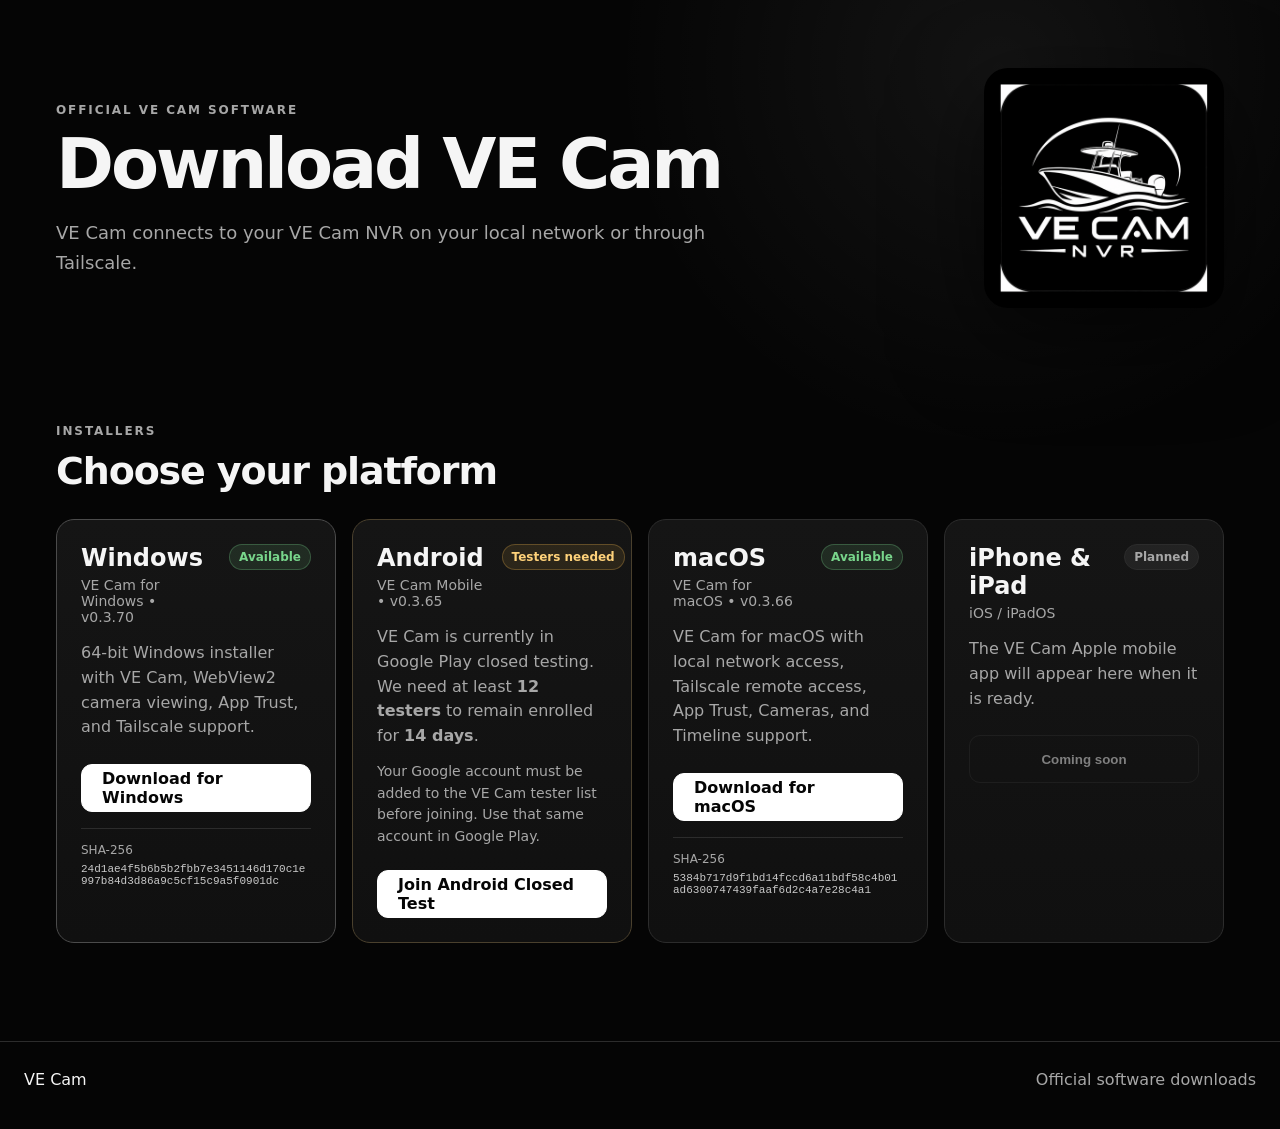
<file: index.html>
<!doctype html>
<html lang="en">
<head>
  <meta charset="utf-8">
  <meta name="viewport" content="width=device-width, initial-scale=1">
  <meta name="theme-color" content="#050505">
  <meta name="description" content="Official VE Cam downloads for Windows, Android, macOS, and iOS.">
  <title>VE Cam Downloads</title>
  <link rel="icon" href="assets/ve-cam-logo.png">
  <link rel="stylesheet" href="styles.css?v=6">
</head>
<body>
<main>
    <section class="hero">
      <div class="hero-copy">
        <span class="eyebrow">Official VE Cam software</span>
        <h1>Download VE Cam</h1>
        <p>VE Cam connects to your VE Cam NVR on your local network or through Tailscale.</p>
      </div>
      <img class="hero-logo" src="assets/ve-cam-logo.png" alt="">
    </section>

    <section id="downloads" class="downloads-section">
      <div class="section-heading">
        <span class="eyebrow">Installers</span>
        <h2>Choose your platform</h2>
      </div>

      <div class="download-grid">
        <article class="download-card featured">
          <div class="platform-row">
            <div>
              <div class="platform-name">Windows</div>
              <div class="version">VE Cam for Windows &bull; v0.3.70</div>
            </div>
            <span class="status available">Available</span>
          </div>
          <p>64-bit Windows installer with VE Cam, WebView2 camera viewing, App Trust, and Tailscale support.</p>
          <a class="download-button" href="https://github.com/Sanchez1337R/ve-cam-downloads/releases/download/v0.3.70/VE-Cam-Setup-v0.3.70.exe" download>
            Download for Windows
          </a>
          <div class="checksum">
            <span>SHA-256</span>
            <code>24d1ae4f5b6b5b2fbb7e3451146d170c1e997b84d3d86a9c5cf15c9a5f0901dc</code>
          </div>
        </article>

        <article class="download-card android-test">
          <div class="platform-row">
            <div>
              <div class="platform-name">Android</div>
              <div class="version">VE Cam Mobile &bull; v0.3.65</div>
            </div>
            <span class="status testing">Testers needed</span>
          </div>
          <p>VE Cam is currently in Google Play closed testing. We need at least <strong>12 testers</strong> to remain enrolled for <strong>14 days</strong>.</p>
          <p class="tester-note">Your Google account must be added to the VE Cam tester list before joining. Use that same account in Google Play.</p>
          <a class="download-button" href="https://play.google.com/apps/testing/com.vecam.nvr" target="_blank" rel="noopener noreferrer">
            Join Android Closed Test
          </a>
        </article>

        <article class="download-card">
          <div class="platform-row">
            <div>
              <div class="platform-name">macOS</div>
              <div class="version">VE Cam for macOS &bull; v0.3.66</div>
            </div>
            <span class="status available">Available</span>
          </div>
          <p>VE Cam for macOS with local network access, Tailscale remote access, App Trust, Cameras, and Timeline support.</p>
          <a class="download-button" href="https://github.com/Sanchez1337R/ve-cam-downloads/releases/download/v0.3.66/VE-Cam-NVR-v0.3.66-macOS.dmg" download>
            Download for macOS
          </a>
          <div class="checksum">
            <span>SHA-256</span>
            <code>5384b717d9f1bd14fccd6a11bdf58c4b01ad6300747439faaf6d2c4a7e28c4a1</code>
          </div>
        </article>

        <article class="download-card">
          <div class="platform-row">
            <div>
              <div class="platform-name">iPhone & iPad</div>
              <div class="version">iOS / iPadOS</div>
            </div>
            <span class="status planned">Planned</span>
          </div>
          <p>The VE Cam Apple mobile app will appear here when it is ready.</p>
          <button class="download-button secondary disabled" disabled>Coming soon</button>
        </article>
      </div>
    </section>
</main>

  <footer>
    <div>VE Cam</div>
    <div class="footer-muted">Official software downloads</div>
  </footer>
</body>
</html>
</file>
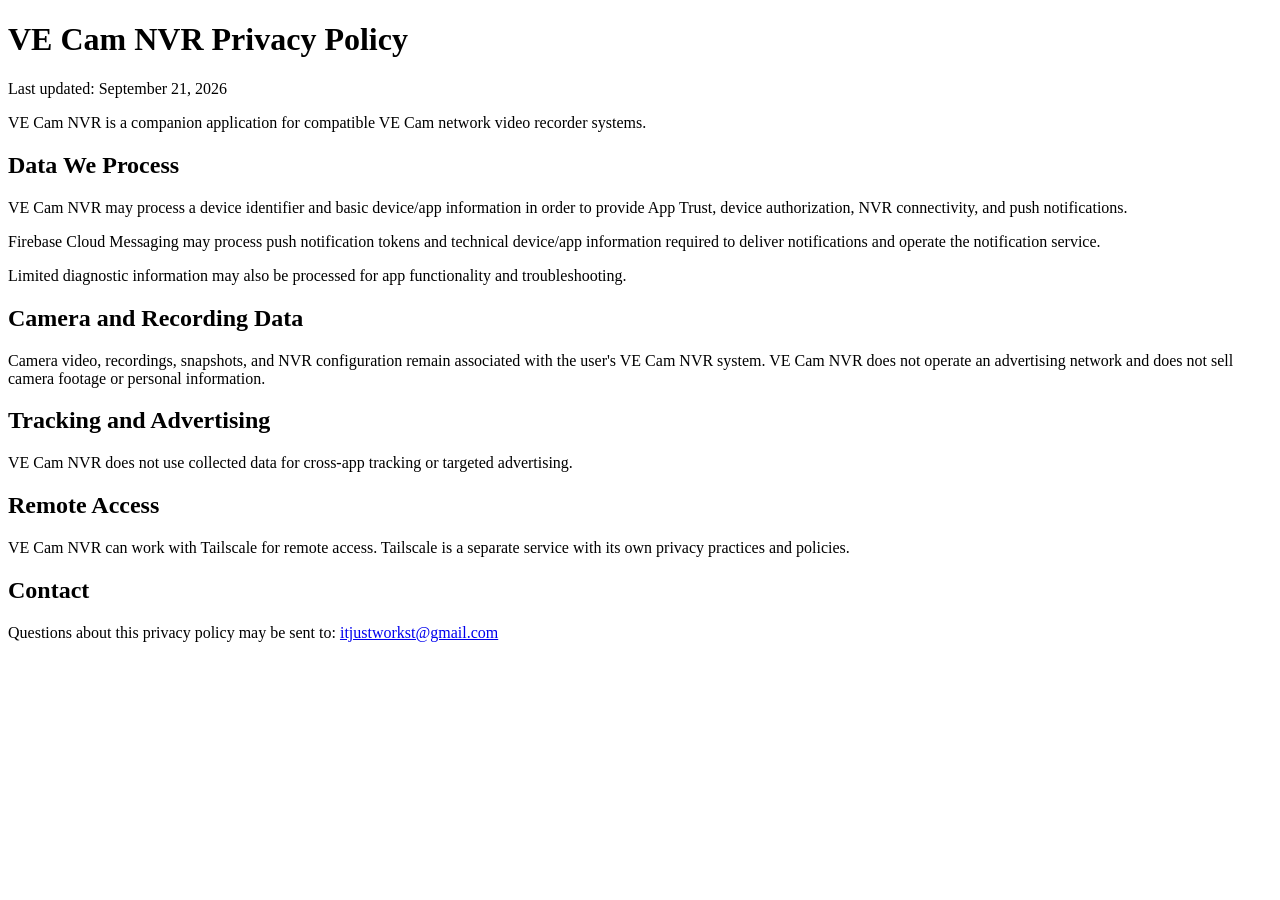
<file: privacy.html>
<!doctype html>
<html lang="en">
<head>
  <meta charset="utf-8">
  <meta name="viewport" content="width=device-width, initial-scale=1">
  <title>VE Cam NVR Privacy Policy</title>
</head>
<body>
  <h1>VE Cam NVR Privacy Policy</h1>

  <p>Last updated: September 21, 2026</p>

  <p>
    VE Cam NVR is a companion application for compatible VE Cam network
    video recorder systems.
  </p>

  <h2>Data We Process</h2>

  <p>
    VE Cam NVR may process a device identifier and basic device/app
    information in order to provide App Trust, device authorization,
    NVR connectivity, and push notifications.
  </p>

  <p>
    Firebase Cloud Messaging may process push notification tokens and
    technical device/app information required to deliver notifications
    and operate the notification service.
  </p>

  <p>
    Limited diagnostic information may also be processed for app
    functionality and troubleshooting.
  </p>

  <h2>Camera and Recording Data</h2>

  <p>
    Camera video, recordings, snapshots, and NVR configuration remain
    associated with the user's VE Cam NVR system. VE Cam NVR does not
    operate an advertising network and does not sell camera footage or
    personal information.
  </p>

  <h2>Tracking and Advertising</h2>

  <p>
    VE Cam NVR does not use collected data for cross-app tracking or
    targeted advertising.
  </p>

  <h2>Remote Access</h2>

  <p>
    VE Cam NVR can work with Tailscale for remote access. Tailscale is a
    separate service with its own privacy practices and policies.
  </p>

  <h2>Contact</h2>

  <p>
    Questions about this privacy policy may be sent to:
    <a href="mailto:itjustworkst@gmail.com">itjustworkst@gmail.com</a>
  </p>
</body>
</html>
</file>
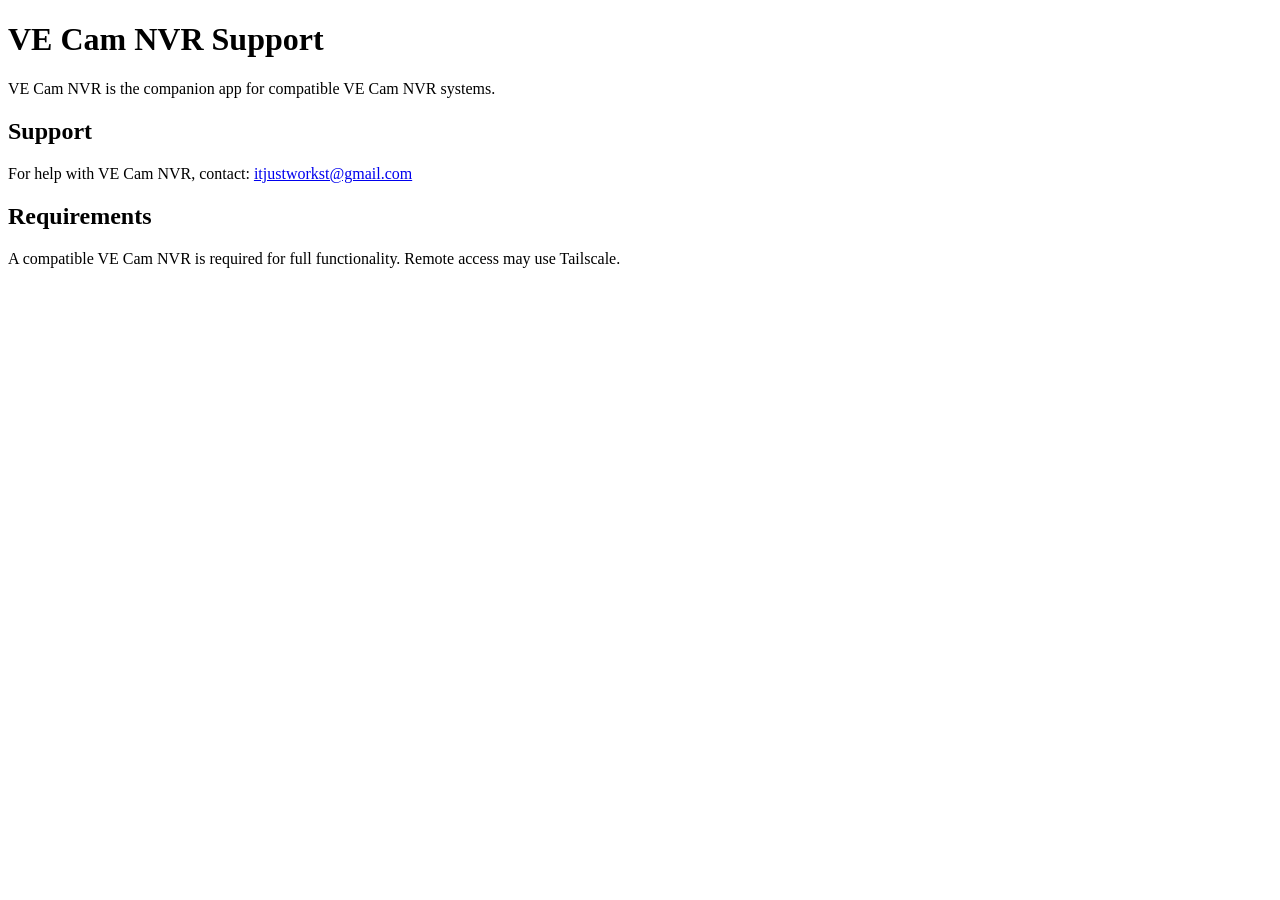
<file: support.html>
<!doctype html>
<html lang="en">
<head>
  <meta charset="utf-8">
  <meta name="viewport" content="width=device-width, initial-scale=1">
  <title>VE Cam NVR Support</title>
</head>
<body>
  <h1>VE Cam NVR Support</h1>

  <p>
    VE Cam NVR is the companion app for compatible VE Cam NVR systems.
  </p>

  <h2>Support</h2>

  <p>
    For help with VE Cam NVR, contact:
    <a href="mailto:itjustworkst@gmail.com">itjustworkst@gmail.com</a>
  </p>

  <h2>Requirements</h2>

  <p>
    A compatible VE Cam NVR is required for full functionality.
    Remote access may use Tailscale.
  </p>
</body>
</html>
</file>
<file: styles.css>
:root {
  color-scheme: dark;
  --bg: #050505;
  --panel: #101010;
  --panel-2: #151515;
  --border: #2c2c2c;
  --text: #f5f5f5;
  --muted: #a7a7a7;
  --accent: #ffffff;
  --green: #78d58b;
}

* { box-sizing: border-box; }

html { scroll-behavior: smooth; }

body {
  margin: 0;
  font-family: Inter, ui-sans-serif, system-ui, -apple-system, BlinkMacSystemFont, "Segoe UI", sans-serif;
  background:
    radial-gradient(circle at 78% 6%, rgba(255,255,255,.06), transparent 24rem),
    var(--bg);
  color: var(--text);
}

a { color: inherit; }

.site-header {
  max-width: 1120px;
  margin: 0 auto;
  padding: 22px 24px;
  display: flex;
  align-items: center;
}

.brand {
  display: flex;
  gap: 12px;
  align-items: center;
}

.brand img {
  width: 48px;
  height: 48px;
  border-radius: 12px;
}

.brand-name {
  font-size: 18px;
  font-weight: 750;
}

.brand-subtitle {
  color: var(--muted);
  font-size: 13px;
  margin-top: 2px;
}


main {
  max-width: 1120px;
  margin: 0 auto;
  padding: 0 24px 64px;
}

.hero {
  min-height: 470px;
  display: grid;
  grid-template-columns: 1.5fr .7fr;
  gap: 48px;
  align-items: center;
  padding: 68px 0 84px;
}

.hero h1 {
  font-size: clamp(48px, 8vw, 88px);
  line-height: .94;
  letter-spacing: -.05em;
  margin: 14px 0 24px;
}

.hero p {
  max-width: 650px;
  color: var(--muted);
  font-size: 18px;
  line-height: 1.65;
  margin: 0;
}

.hero-logo {
  width: min(100%, 310px);
  justify-self: end;
  border-radius: 28px;
  box-shadow: 0 30px 90px rgba(0,0,0,.55);
}

.eyebrow {
  text-transform: uppercase;
  letter-spacing: .16em;
  font-size: 12px;
  color: var(--muted);
  font-weight: 750;
}

.download-button {
  display: inline-flex;
  align-items: center;
  justify-content: center;
  min-height: 48px;
  padding: 0 20px;
  border-radius: 11px;
  border: 1px solid #fff;
  background: #fff;
  color: #050505;
  font-weight: 750;
  text-decoration: none;
  cursor: pointer;
}

.downloads-section {
  padding: 30px 0 34px;
}

.section-heading h2 {
  font-size: 38px;
  margin: 10px 0 26px;
  letter-spacing: -.03em;
}

.download-grid {
  display: grid;
  grid-template-columns: repeat(2, minmax(0, 1fr));
  gap: 18px;
}

.download-card {
  background: linear-gradient(180deg, var(--panel-2), var(--panel));
  border: 1px solid var(--border);
  border-radius: 18px;
}

.download-card {
  padding: 24px;
}

.download-card.featured {
  border-color: #4b4b4b;
}

.platform-row {
  display: flex;
  gap: 18px;
  justify-content: space-between;
  align-items: flex-start;
}

.platform-name {
  font-size: 24px;
  font-weight: 780;
}

.version {
  color: var(--muted);
  margin-top: 5px;
  font-size: 14px;
}

.status {
  border-radius: 999px;
  padding: 5px 9px;
  font-size: 12px;
  font-weight: 750;
  white-space: nowrap;
}

.status.available {
  background: rgba(120,213,139,.12);
  color: var(--green);
  border: 1px solid rgba(120,213,139,.28);
}

.status.planned {
  background: rgba(255,255,255,.06);
  color: var(--muted);
  border: 1px solid var(--border);
}

.status.testing {
  background: rgba(255, 190, 80, .10);
  color: #ffd27a;
  border: 1px solid rgba(255, 190, 80, .26);
}

.android-test {
  border-color: #4a402d;
}

.tester-note {
  font-size: 14px;
  margin-top: -4px;
}

.download-card p {
  color: var(--muted);
  line-height: 1.55;
  min-height: 70px;
}

.download-button {
  width: 100%;
  margin-top: 8px;
}

.download-button.secondary {
  background: transparent;
  color: var(--text);
  border-color: var(--border);
}

.disabled {
  opacity: .48;
  cursor: not-allowed;
  pointer-events: none;
}

.checksum {
  margin-top: 16px;
  border-top: 1px solid var(--border);
  padding-top: 14px;
}

.checksum span {
  display: block;
  color: var(--muted);
  font-size: 12px;
  margin-bottom: 6px;
}

.checksum code {
  display: block;
  word-break: break-all;
  font-size: 11px;
  color: #c9c9c9;
}


footer {
  max-width: 1120px;
  margin: 0 auto;
  border-top: 1px solid var(--border);
  padding: 28px 24px 40px;
  display: flex;
  justify-content: space-between;
  gap: 20px;
}

.footer-muted { color: var(--muted); }

@media (max-width: 780px) {
  .hero {
    grid-template-columns: 1fr;
    padding-top: 40px;
  }

  .hero-logo {
    width: 180px;
    justify-self: start;
  }

  .download-grid {
    grid-template-columns: 1fr;
  }

  .download-card p {
    min-height: auto;
  }
}

/* BEGIN VE CAM WEBSITE V5 HERO CLEANUP */

/* Cleaner hero: smaller title/logo and less empty vertical space. */
.hero {
  min-height: 390px;
  grid-template-columns: 1.55fr .55fr;
  gap: 34px;
  padding: 52px 0 66px;
}

.hero h1 {
  font-size: clamp(44px, 6vw, 70px);
  line-height: .98;
  letter-spacing: -.045em;
  margin: 12px 0 20px;
}

.hero-logo {
  width: min(100%, 240px);
  justify-self: end;
  border-radius: 24px;
}

@media (max-width: 780px) {
  .hero {
    min-height: auto;
    grid-template-columns: 1fr;
    gap: 28px;
    padding: 38px 0 52px;
  }

  .hero h1 {
    font-size: clamp(42px, 12vw, 58px);
  }

  .hero-logo {
    width: 155px;
    justify-self: start;
  }
}

/* END VE CAM WEBSITE V5 HERO CLEANUP */

/* VE Cam v6 - four platform cards across on desktop */
@media (min-width: 850px) {
  .download-grid {
    grid-template-columns: repeat(4, minmax(0, 1fr)) !important;
  }

  main,
  .site-header,
  footer {
    max-width: 1500px !important;
  }
}

@media (max-width: 849px) {
  .download-grid {
    grid-template-columns: repeat(2, minmax(0, 1fr)) !important;
  }
}

@media (max-width: 600px) {
  .download-grid {
    grid-template-columns: 1fr !important;
  }
}

/* BEGIN VE CAM WEBSITE V6 FOUR-COLUMN DESKTOP */

/* Use the available desktop width so all four platform cards sit side-by-side. */
@media (min-width: 1000px) {
  main {
    max-width: 1500px !important;
    width: calc(100% - 64px) !important;
  }

  .download-grid {
    display: grid !important;
    grid-template-columns: repeat(4, minmax(0, 1fr)) !important;
    gap: 16px !important;
  }

  .download-card {
    min-width: 0 !important;
  }
}

/* Tablets keep two cards per row. */
@media (min-width: 650px) and (max-width: 999px) {
  .download-grid {
    grid-template-columns: repeat(2, minmax(0, 1fr)) !important;
  }
}

/* Phones use one card per row. */
@media (max-width: 649px) {
  .download-grid {
    grid-template-columns: 1fr !important;
  }
}

/* END VE CAM WEBSITE V6 FOUR-COLUMN DESKTOP */
</file>
